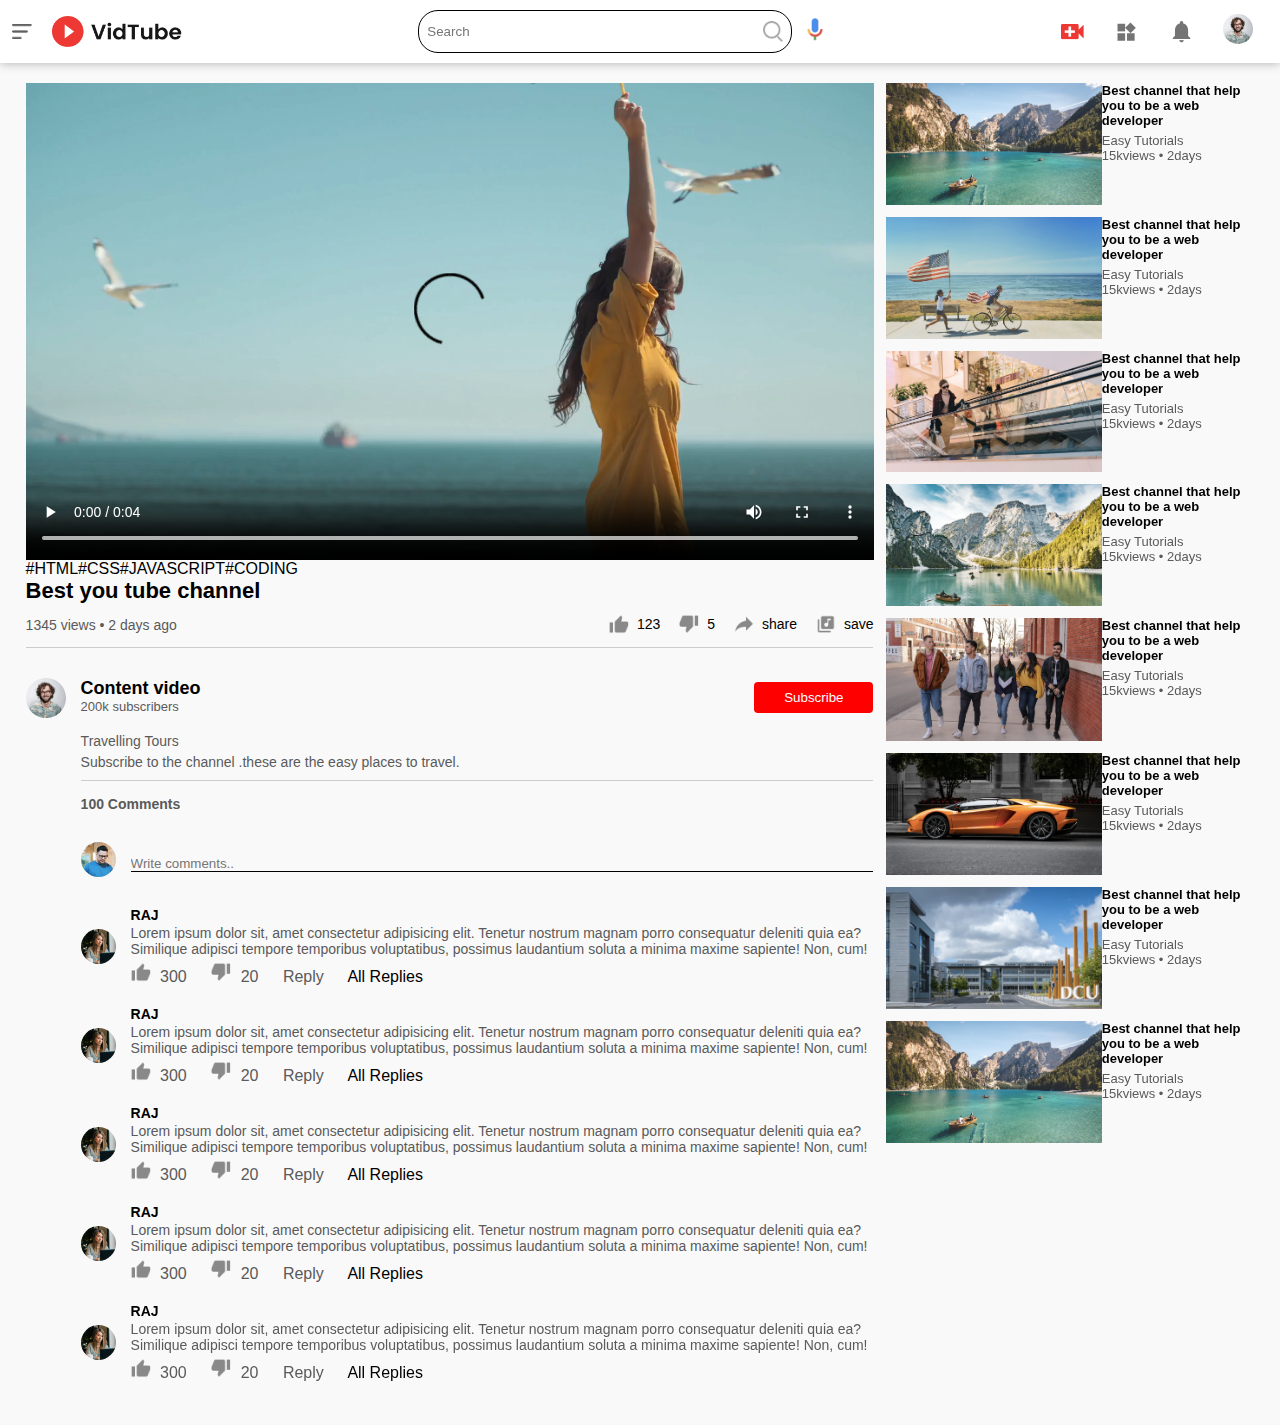
<file: play-video.html>
<!DOCTYPE html>
<html lang="en">
<head>
    <meta charset="UTF-8">
    <meta name="viewport" content="width=device-width, initial-scale=1.0">
    <title>You Tube</title>
    <link rel = "stylesheet" href = "style.css">
</head>
<body>
    <nav class = "flex-div">
        <div class="left-nav flex-div">
            <img src = "images/menu.png" class="menu-icon">
            <img src = "images/logo.png" class = "logo">
        </div>
        <div class="middle-nav">
            <div class="search">
            <input type = "text" placeholder = "Search" class = "input">
            <img src = "images/search.png">
        </div>
        <div class="voice-mic">
            <img src = "images/voice-search.png">
        </div>
        </div>
        <div class="right-nav">
            <img src = "images/upload.png">
            <img src = "images/more.png">
            <img src = "images/notification.png">
            <img src = "images/Jack.png" class="user">
        </div>
    </nav>
    <div class="container play-container">
        <div class="row">
            <div class="play-video">
                <video controls autoplay>
                    <source src = "images/video.mp4" type = "video/mp4">
                </video>
            
            <div class="tags">
                <a href = "">#HTML</a><a href = "">#CSS</a><a href = "">#JAVASCRIPT</a><a href = "">#CODING</a>
            </div>
            <h3>Best you tube channel</h3>
            <div class="play-video-info">
                <p>1345 views &bull; 2 days ago</p>
            
            <div class="icons">
                <a href = ""><img src = "images/like.png">123</a>
                <a href = ""><img src = "images/dislike.png">5</a>
                <a href = ""><img src = "images/share.png">share</a>
                <a href = ""><img src = "images/save.png">save</a>
            </div>
        </div>
        <hr>
        <div class="publisher">
            <img src = "images/Jack.png">
        
        <div>
        <p>Content video</p>
        <span>200k subscribers</span>
    </div>
    <button type = "button">Subscribe</button>
    </div>
    <div class="vid-description">
        <p>Travelling Tours</p>
        <p>Subscribe to the channel .these are the easy places to travel.</p>
        <hr>
        <h4>100 Comments</h4>
        <div class="add-comment">
            <img src = "images/tom.png">
            <input type = "text" placeholder = "Write comments..">
        </div>
        <div class="old-comment">
            <img src = "images/cameron.png">
            <div>
                <h3>RAJ</h3>
                <p>Lorem ipsum dolor sit, amet consectetur adipisicing elit. Tenetur nostrum magnam porro consequatur deleniti quia ea? Similique adipisci tempore temporibus voluptatibus, possimus laudantium soluta a minima maxime sapiente! Non, cum!
                </p>
                <div class="comment-action">
                    <img src ="images/like.png">
                    <span>300</span>
                    <img src = "images/dislike.png">
                        <span>20</span>
                        <span>Reply</span>
                        <a href = "">All Replies</a>
                    
                </div>
            </div>
        </div>
        <div class="old-comment">
            <img src = "images/cameron.png">
            <div>
                <h3>RAJ</h3>
                <p>Lorem ipsum dolor sit, amet consectetur adipisicing elit. Tenetur nostrum magnam porro consequatur deleniti quia ea? Similique adipisci tempore temporibus voluptatibus, possimus laudantium soluta a minima maxime sapiente! Non, cum!
                </p>
                <div class="comment-action">
                    <img src ="images/like.png">
                    <span>300</span>
                    <img src = "images/dislike.png">
                        <span>20</span>
                        <span>Reply</span>
                        <a href = "">All Replies</a>
                    
                </div>
            </div>
        </div>
        <div class="old-comment">
            <img src = "images/cameron.png">
            <div>
                <h3>RAJ</h3>
                <p>Lorem ipsum dolor sit, amet consectetur adipisicing elit. Tenetur nostrum magnam porro consequatur deleniti quia ea? Similique adipisci tempore temporibus voluptatibus, possimus laudantium soluta a minima maxime sapiente! Non, cum!
                </p>
                <div class="comment-action">
                    <img src ="images/like.png">
                    <span>300</span>
                    <img src = "images/dislike.png">
                        <span>20</span>
                        <span>Reply</span>
                        <a href = "">All Replies</a>
                    
                </div>
            </div>
        </div>
        <div class="old-comment">
            <img src = "images/cameron.png">
            <div>
                <h3>RAJ</h3>
                <p>Lorem ipsum dolor sit, amet consectetur adipisicing elit. Tenetur nostrum magnam porro consequatur deleniti quia ea? Similique adipisci tempore temporibus voluptatibus, possimus laudantium soluta a minima maxime sapiente! Non, cum!
                </p>
                <div class="comment-action">
                    <img src ="images/like.png">
                    <span>300</span>
                    <img src = "images/dislike.png">
                        <span>20</span>
                        <span>Reply</span>
                        <a href = "">All Replies</a>
                    
                </div>
            </div>
        </div>
        <div class="old-comment">
            <img src = "images/cameron.png">
            <div>
                <h3>RAJ</h3>
                <p>Lorem ipsum dolor sit, amet consectetur adipisicing elit. Tenetur nostrum magnam porro consequatur deleniti quia ea? Similique adipisci tempore temporibus voluptatibus, possimus laudantium soluta a minima maxime sapiente! Non, cum!
                </p>
                <div class="comment-action">
                    <img src ="images/like.png">
                    <span>300</span>
                    <img src = "images/dislike.png">
                        <span>20</span>
                        <span>Reply</span>
                        <a href = "">All Replies</a>
                    
                </div>
            </div>
        </div>
    </div>
    
   
        </div>
            <div class="right-sidebar">
                <div class="side-video-list">
                    <a href = "" class = "small-thumbnail"><img src = "images/thumbnail1.png"></a>
                    <div class="vid-info">
                        <a href = "">Best channel that help you to be a web developer</a>
                        <p>Easy Tutorials</p><p>15kviews &bull; 2days</p>
                    </div>
                </div>
               
                <div class="side-video-list">
                    <a href = "" class = "small-thumbnail"><img src = "images/thumbnail2.png"></a>
                    <div class="vid-info">
                        <a href = "">Best channel that help you to be a web developer</a>
                        <p>Easy Tutorials</p><p>15kviews &bull; 2days</p>
                    </div>
                </div>
                <div class="side-video-list">
                    <a href = "" class = "small-thumbnail"><img src = "images/thumbnail3.png"></a>
                    <div class="vid-info">
                        <a href = "">Best channel that help you to be a web developer</a>
                        <p>Easy Tutorials</p><p>15kviews &bull; 2days</p>
                    </div>
                </div>
                <div class="side-video-list">
                    <a href = "" class = "small-thumbnail"><img src = "images/thumbnail4.png"></a>
                    <div class="vid-info">
                        <a href = "">Best channel that help you to be a web developer</a>
                        <p>Easy Tutorials</p><p>15kviews &bull; 2days</p>
                    </div>
                </div>
                <div class="side-video-list">
                    <a href = "" class = "small-thumbnail"><img src = "images/thumbnail5.png"></a>
                    <div class="vid-info">
                        <a href = "">Best channel that help you to be a web developer</a>
                        <p>Easy Tutorials</p><p>15kviews &bull; 2days</p>
                    </div>
                </div>
                <div class="side-video-list">
                    <a href = "" class = "small-thumbnail"><img src = "images/thumbnail6.png"></a>
                    <div class="vid-info">
                        <a href = "">Best channel that help you to be a web developer</a>
                        <p>Easy Tutorials</p><p>15kviews &bull; 2days</p>
                    </div>
                </div>
                <div class="side-video-list">
                    <a href = "" class = "small-thumbnail"><img src = "images/thumbnail7.png"></a>
                    <div class="vid-info">
                        <a href = "">Best channel that help you to be a web developer</a>
                        <p>Easy Tutorials</p><p>15kviews &bull; 2days</p>
                    </div>
                </div>
                <div class="side-video-list">
                    <a href = "" class = "small-thumbnail"><img src = "images/thumbnail1.png"></a>
                    <div class="vid-info">
                        <a href = "">Best channel that help you to be a web developer</a>
                        <p>Easy Tutorials</p><p>15kviews &bull; 2days</p>
                    </div>
                </div>
            </div>
        </div>
    </div>
</file>
<file: style.css>
*{
    margin : 0;
    padding : 0;
    box-sizing : border-box;
    font-family: 'Segoe UI', Tahoma, Geneva, Verdana, sans-serif;
}
a{
    text-decoration: none;
    color : black;
}
nav{
    display:flex;
    background-color: #fff;
    justify-content:space-between;
    padding: 10px 2px;
    position : sticky;
    top: 0;
    box-shadow:0 0 10px rgba(0,0,0,0.3);
    z-index : 10;
}
.flex-div{
    display : flex;
    align-items: center;

}
nav .left-nav .logo{
    width : 130px;
}
nav .left-nav{
    display : flex;
    justify-content: center;
    align-items: center;
}
nav .left-nav .menu-icon{
    width : 20px;
    margin-right : 20px;
    margin-left : 10px;
    cursor:pointer;
}
.right-nav img{
    width : 25px;
    margin-right : 25px;
}
.middle-nav{
    display : flex;
}
.middle-nav .search{
    display : flex;
    align-items: center;
    border:1px solid black;
    border-radius : 20px;
    padding: 10px 8px;
    margin-right : 15px;
}
.middle-nav .voice-mic img{
    width : 16px;
}
.middle-nav .search .input{
    outline: 0;
    width : 21rem;
    outline : 0;
    border : 0;
    background:transparent;

}
.middle-nav{
    display : flex;
    align-items: center;
}
.middle-nav .search img{
    width : 20px;
}
.right-nav .user{
    width : 30px;
    border-radius : 50%;
}

.sidebar{
    height : 100vh;
    width : 15%;
    padding-left : 1%;
    position : fixed;
    top : 0;
    padding-top : 80px;
}
.shortcut-links a img{
    width : 20px;
    margin-right : 20px;
}
.shortcut-links a{
    display : flex;
    width:fit-content;
    flex-wrap: wrap;
    margin : 20px;
    align-items: center;
    text-decoration: none;
    color: black;
}
.shortcut-links a:first-child{
    color : rgb(255, 29, 29);
}
.sidebar hr{
    border: 0;
    height : 1px;
    width : 85%;
    background : #ccc;
    margin-left: 2%;

}
.subscribed-list a img{
    width : 25px;
    
    border-radius: 50%;
}
.subscribed-list a{
    display : flex;
    width:fit-content;
    flex-wrap: wrap;
    margin : 20px;
    align-items: center;
    text-decoration: none;
    color: black;
}
.subscribed-list h3{
    margin-left : 23px;
    margin-top : 10px;
}
.small-sidebar{
    width : 5%;

}
.small-sidebar a p{
    display : none;
}
.small-sidebar h3{
    display : none;
}
.small-sidebar  hr{
   margin-left : 21px;
    width : 50%;

}
.container{
    background: #f9f9f9;
    padding-left: 17%;
    padding-right : 2%;
    padding-top:20px;
    padding-bottom:8px;
   
}
.banner{
    width : 100%;
}
.banner img{
    width : 100%;
    border-radius:8px;
}
.list-container{
    display : grid;
    grid-template-columns: repeat(auto-fit,minmax(250px,1fr));
    grid-column-gap: 16px;
    grid-row-gap : 30px;
    margin-top: 15px;
}
.vid-list .thumbnail{
    width : 100%;
    border-radius : 5px;
}
.vid-list .flex-div{
    display : flex;
    align-items: flex-start;
    margin-top : 7px;

}
.vid-list .flex-div img{
    width : 35px;
    border-radius : 50%;
    margin-right : 10px;
}
.vid-info{
    color :#5a5a5a;
    font-size :13px;

}
.vid-info a{
    color : #000;
    font-weight : 600;
    display : block;
    margin-bottom: 5px;
    text-decoration : none;
}
.large-container{
    padding-left : 7%;
}
/*--------------------------------------video-play---------------------*/
.play-container{
   
    padding-left : 2%;
}
.row{
    display : flex;
    justify-content: space-between;
    flex-wrap : wrap;
}
.play-video{
    flex-basis: 69%;
    display: flex;
    flex-direction :column;

}
.right-sidebar{
    flex-basis: 30%;
}

.play-video video{
    width: 100%;
}
.side-video-list{
    display : flex;
    justify-content: space-between;
    margin-bottom : 8px;
}
.right-sidebar .side-video-list a img{
  width: 13.5rem;
    flex-basis : 49%;
}
.right-sidebar .side-video-list .vid-info{
    flex-basis : 49%;
 
}
.play-video h3{
    font-weight : 600;
    font-size: 22px;
}
.play-video .play-video-info{
    display : flex;
    align-items: center;
    justify-content: space-between;
    flex-wrap: wrap;
    margin-top: 10px;
    font-size : 14px;
    color : #5a5a5a;
}
.play-video .play-video-info .icons a img{
    width : 20px;
    margin-right: 8px;
}
.play-video .play-video-info .icons a{
    display: inline-flex;
    align-items: center;
    margin-left : 15px;
}
.play-video hr{
    border : 0;
    height : 1px;
    background : #ccc;
    margin : 10px 0;
}
.publisher{
    display : flex;
    align-items: center;
    margin-top: 20px;
}
.publisher div{
    flex  : 1;
    line-height: 18px;

}
.publisher img{
    width : 40px;
    border-radius : 50%;
    margin-right: 15px;
}
.publisher div p{
    color : #000;
    font-weight: 600;
    font-size : 18px;

}
.publisher div span{
    font-size: 13px;
    color :#5a5a5a;
}
.publisher button{
    background-color: red;
    color : #fff;
    border : 0;
    outline: 0;
    padding : 8px 30px;
    cursor  : pointer;
    border-radius : 4px;
}
.vid-description{
    padding-left : 55px;
    margin  : 15px 0;

}
.vid-description p{
    font-size : 14px;
    margin-bottom : 5px;
    color: #5a5a5a;
}
.vid-description h4{
    font-size :14px;
    color : #5a5a5a;
    margin-top : 15px;
}
.add-comment{
    display: flex;
    align-items: center;
    margin : 30px 0;

}
.add-comment img{
    width : 35px;
    border-radius : 50%;
    margin-right : 15px;

}
.add-comment input{
    border : 0;
    outline:0;
    border-bottom: 1px solid black;
    width : 100%;
    padding-top : 10px;
    background: transparent;
}
.old-comment{
    display : flex;
    align-items: center;
    margin : 20px 0;


}
.old-comment img{
    border-radius : 50%;
    width : 35px;
    margin-right : 15px;
   
}
.old-comment h3{
    font-size : 14px;
    margin-bottom : 2px;

}
.old-comment h3 span{
    font-size : 12px;
    color:#5a5a5a;
    font-weight: 500;
    margin-left :8px ;
}
.add-comment .comment-action{
    display : flex;
    align-items: center;
    margin : 8px 0;
    font-size :14px;

}
.old-comment .comment-action img{
    border-radius : 0;
    width : 20px;
    margin-right : 5px;
}
.old-comment .comment-action span{
    margin-right : 20px;
    color : #5a5a5a;
}
@media (max-width:1196px){
    .menu-icon{
        display : none;
    }
    .sidebar{
        display : none;
    }
    .container, .large-container{
        padding-left : 5%;
        padding-right : 5%;
    }
    .right-nav img{
        display : none;
    }
    .right-nav .user{
        display : block;
        width : 30px;
    }
    .middle-nav .search .input{
        width : 160px;
    }
}
</file>
